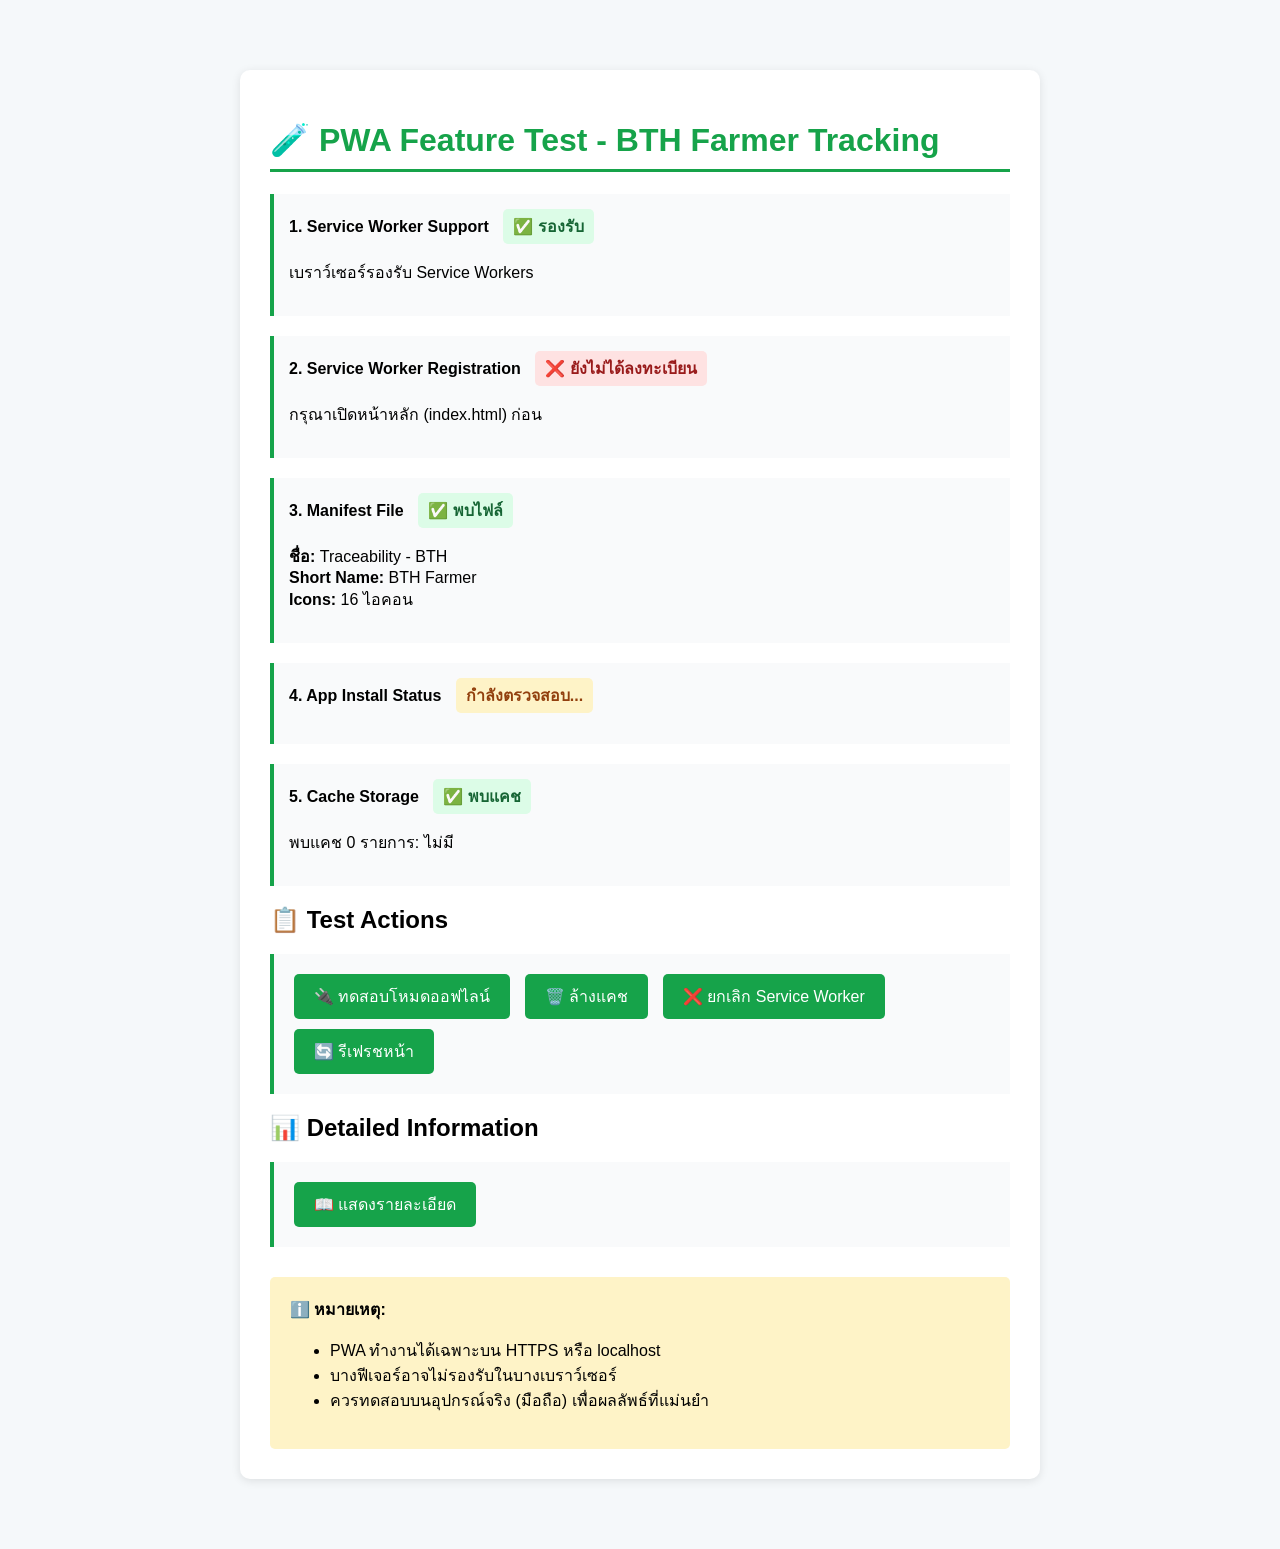
<file: pwa-test.html>
<!DOCTYPE html>
<html lang="th">
<head>
    <meta charset="UTF-8">
    <meta name="viewport" content="width=device-width, initial-scale=1.0">
    <title>PWA Test - BTH System</title>
    <style>
        body {
            font-family: 'Noto Sans Thai', Arial, sans-serif;
            max-width: 800px;
            margin: 50px auto;
            padding: 20px;
            background-color: #f5f8fa;
        }
        .test-container {
            background: white;
            padding: 30px;
            border-radius: 10px;
            box-shadow: 0 2px 10px rgba(0,0,0,0.1);
        }
        h1 {
            color: #16a34a;
            border-bottom: 3px solid #16a34a;
            padding-bottom: 10px;
        }
        .test-item {
            margin: 20px 0;
            padding: 15px;
            border-left: 4px solid #16a34a;
            background: #f9fafb;
        }
        .status {
            font-weight: bold;
            padding: 5px 10px;
            border-radius: 5px;
            display: inline-block;
            margin-left: 10px;
        }
        .status.pass {
            background: #dcfce7;
            color: #166534;
        }
        .status.fail {
            background: #fee2e2;
            color: #991b1b;
        }
        .status.pending {
            background: #fef3c7;
            color: #92400e;
        }
        button {
            background: #16a34a;
            color: white;
            border: none;
            padding: 10px 20px;
            border-radius: 5px;
            cursor: pointer;
            font-size: 16px;
            margin: 5px;
        }
        button:hover {
            background: #15803d;
        }
        #install-button {
            display: none;
        }
        pre {
            background: #1f2937;
            color: #f3f4f6;
            padding: 15px;
            border-radius: 5px;
            overflow-x: auto;
        }
    </style>
</head>
<body>
    <div class="test-container">
        <h1>🧪 PWA Feature Test - BTH Farmer Tracking</h1>
        
        <div class="test-item">
            <strong>1. Service Worker Support</strong>
            <span id="sw-support" class="status pending">กำลังตรวจสอบ...</span>
            <p id="sw-info"></p>
        </div>

        <div class="test-item">
            <strong>2. Service Worker Registration</strong>
            <span id="sw-registration" class="status pending">กำลังตรวจสอบ...</span>
            <p id="sw-reg-info"></p>
        </div>

        <div class="test-item">
            <strong>3. Manifest File</strong>
            <span id="manifest-check" class="status pending">กำลังตรวจสอบ...</span>
            <p id="manifest-info"></p>
        </div>

        <div class="test-item">
            <strong>4. App Install Status</strong>
            <span id="install-status" class="status pending">กำลังตรวจสอบ...</span>
            <p id="install-info"></p>
            <button id="install-button">📲 ติดตั้งแอป</button>
        </div>

        <div class="test-item">
            <strong>5. Cache Storage</strong>
            <span id="cache-status" class="status pending">กำลังตรวจสอบ...</span>
            <p id="cache-info"></p>
        </div>

        <h2>📋 Test Actions</h2>
        <div class="test-item">
            <button onclick="testOffline()">🔌 ทดสอบโหมดออฟไลน์</button>
            <button onclick="clearCache()">🗑️ ล้างแคช</button>
            <button onclick="unregisterSW()">❌ ยกเลิก Service Worker</button>
            <button onclick="location.reload()">🔄 รีเฟรชหน้า</button>
        </div>

        <h2>📊 Detailed Information</h2>
        <div class="test-item">
            <button onclick="showDetails()">📖 แสดงรายละเอียด</button>
            <pre id="details" style="display:none;"></pre>
        </div>

        <div style="margin-top: 30px; padding: 20px; background: #fef3c7; border-radius: 5px;">
            <strong>ℹ️ หมายเหตุ:</strong>
            <ul>
                <li>PWA ทำงานได้เฉพาะบน HTTPS หรือ localhost</li>
                <li>บางฟีเจอร์อาจไม่รองรับในบางเบราว์เซอร์</li>
                <li>ควรทดสอบบนอุปกรณ์จริง (มือถือ) เพื่อผลลัพธ์ที่แม่นยำ</li>
            </ul>
        </div>
    </div>

    <script>
        let deferredPrompt;

        // Test 1: Service Worker Support
        if ('serviceWorker' in navigator) {
            document.getElementById('sw-support').className = 'status pass';
            document.getElementById('sw-support').textContent = '✅ รองรับ';
            document.getElementById('sw-info').textContent = 'เบราว์เซอร์รองรับ Service Workers';
        } else {
            document.getElementById('sw-support').className = 'status fail';
            document.getElementById('sw-support').textContent = '❌ ไม่รองรับ';
            document.getElementById('sw-info').textContent = 'เบราว์เซอร์ไม่รองรับ Service Workers';
        }

        // Test 2: Service Worker Registration
        if ('serviceWorker' in navigator) {
            navigator.serviceWorker.getRegistration().then(registration => {
                if (registration) {
                    document.getElementById('sw-registration').className = 'status pass';
                    document.getElementById('sw-registration').textContent = '✅ ลงทะเบียนแล้ว';
                    document.getElementById('sw-reg-info').innerHTML = `
                        <strong>Scope:</strong> ${registration.scope}<br>
                        <strong>State:</strong> ${registration.active ? registration.active.state : 'N/A'}
                    `;
                } else {
                    document.getElementById('sw-registration').className = 'status fail';
                    document.getElementById('sw-registration').textContent = '❌ ยังไม่ได้ลงทะเบียน';
                    document.getElementById('sw-reg-info').textContent = 'กรุณาเปิดหน้าหลัก (index.html) ก่อน';
                }
            });
        }

        // Test 3: Manifest Check
        const manifestUrl = new URL('manifest.json', window.location.origin).href;
        fetch(manifestUrl)
            .then(response => {
                if (response.ok) {
                    document.getElementById('manifest-check').className = 'status pass';
                    document.getElementById('manifest-check').textContent = '✅ พบไฟล์';
                    return response.json();
                } else {
                    throw new Error('Manifest not found');
                }
            })
            .then(manifest => {
                document.getElementById('manifest-info').innerHTML = `
                    <strong>ชื่อ:</strong> ${manifest.name}<br>
                    <strong>Short Name:</strong> ${manifest.short_name}<br>
                    <strong>Icons:</strong> ${manifest.icons.length} ไอคอน
                `;
            })
            .catch(() => {
                document.getElementById('manifest-check').className = 'status fail';
                document.getElementById('manifest-check').textContent = '❌ ไม่พบไฟล์';
                document.getElementById('manifest-info').textContent = 'ไม่พบไฟล์ manifest.json';
            });

        // Test 4: Install Status
        window.addEventListener('beforeinstallprompt', (e) => {
            e.preventDefault();
            deferredPrompt = e;
            document.getElementById('install-button').style.display = 'inline-block';
            document.getElementById('install-status').className = 'status pass';
            document.getElementById('install-status').textContent = '✅ พร้อมติดตั้ง';
            document.getElementById('install-info').textContent = 'แอปพร้อมติดตั้ง คลิกปุ่มด้านล่างเพื่อติดตั้ง';
        });

        // Check if already installed
        if (window.matchMedia('(display-mode: standalone)').matches) {
            document.getElementById('install-status').className = 'status pass';
            document.getElementById('install-status').textContent = '✅ ติดตั้งแล้ว';
            document.getElementById('install-info').textContent = 'แอปได้รับการติดตั้งแล้ว';
        }

        document.getElementById('install-button').addEventListener('click', async () => {
            if (!deferredPrompt) {
                alert('ไม่สามารถติดตั้งได้ในขณะนี้');
                return;
            }
            deferredPrompt.prompt();
            const { outcome } = await deferredPrompt.userChoice;
            if (outcome === 'accepted') {
                document.getElementById('install-info').textContent = 'ผู้ใช้ยอมรับการติดตั้ง';
            } else {
                document.getElementById('install-info').textContent = 'ผู้ใช้ยกเลิกการติดตั้ง';
            }
            deferredPrompt = null;
        });

        // Test 5: Cache Storage
        if ('caches' in window) {
            caches.keys().then(names => {
                document.getElementById('cache-status').className = 'status pass';
                document.getElementById('cache-status').textContent = '✅ พบแคช';
                document.getElementById('cache-info').textContent = `พบแคช ${names.length} รายการ: ${names.join(', ') || 'ไม่มี'}`;
            });
        } else {
            document.getElementById('cache-status').className = 'status fail';
            document.getElementById('cache-status').textContent = '❌ ไม่รองรับ';
        }

        // Action functions
        function testOffline() {
            alert('กรุณาเปิด DevTools > Network > เลือก "Offline" แล้วรีเฟรชหน้าเพื่อทดสอบ');
        }

        function clearCache() {
            if ('caches' in window) {
                caches.keys().then(names => {
                    Promise.all(names.map(name => caches.delete(name)))
                        .then(() => {
                            alert('ล้างแคชสำเร็จ!');
                            location.reload();
                        });
                });
            }
        }

        function unregisterSW() {
            if ('serviceWorker' in navigator) {
                navigator.serviceWorker.getRegistrations().then(registrations => {
                    Promise.all(registrations.map(reg => reg.unregister()))
                        .then(() => {
                            alert('ยกเลิก Service Worker สำเร็จ!');
                            location.reload();
                        });
                });
            }
        }

        function showDetails() {
            const details = document.getElementById('details');
            if (details.style.display === 'none') {
                const info = {
                    userAgent: navigator.userAgent,
                    serviceWorker: 'serviceWorker' in navigator,
                    cacheStorage: 'caches' in window,
                    displayMode: window.matchMedia('(display-mode: standalone)').matches ? 'standalone' : 'browser',
                    online: navigator.onLine,
                    cookieEnabled: navigator.cookieEnabled,
                    language: navigator.language,
                    platform: navigator.platform,
                    screenSize: `${screen.width}x${screen.height}`,
                    viewportSize: `${window.innerWidth}x${window.innerHeight}`
                };
                details.textContent = JSON.stringify(info, null, 2);
                details.style.display = 'block';
            } else {
                details.style.display = 'none';
            }
        }
    </script>
</body>
</html>
</file>
